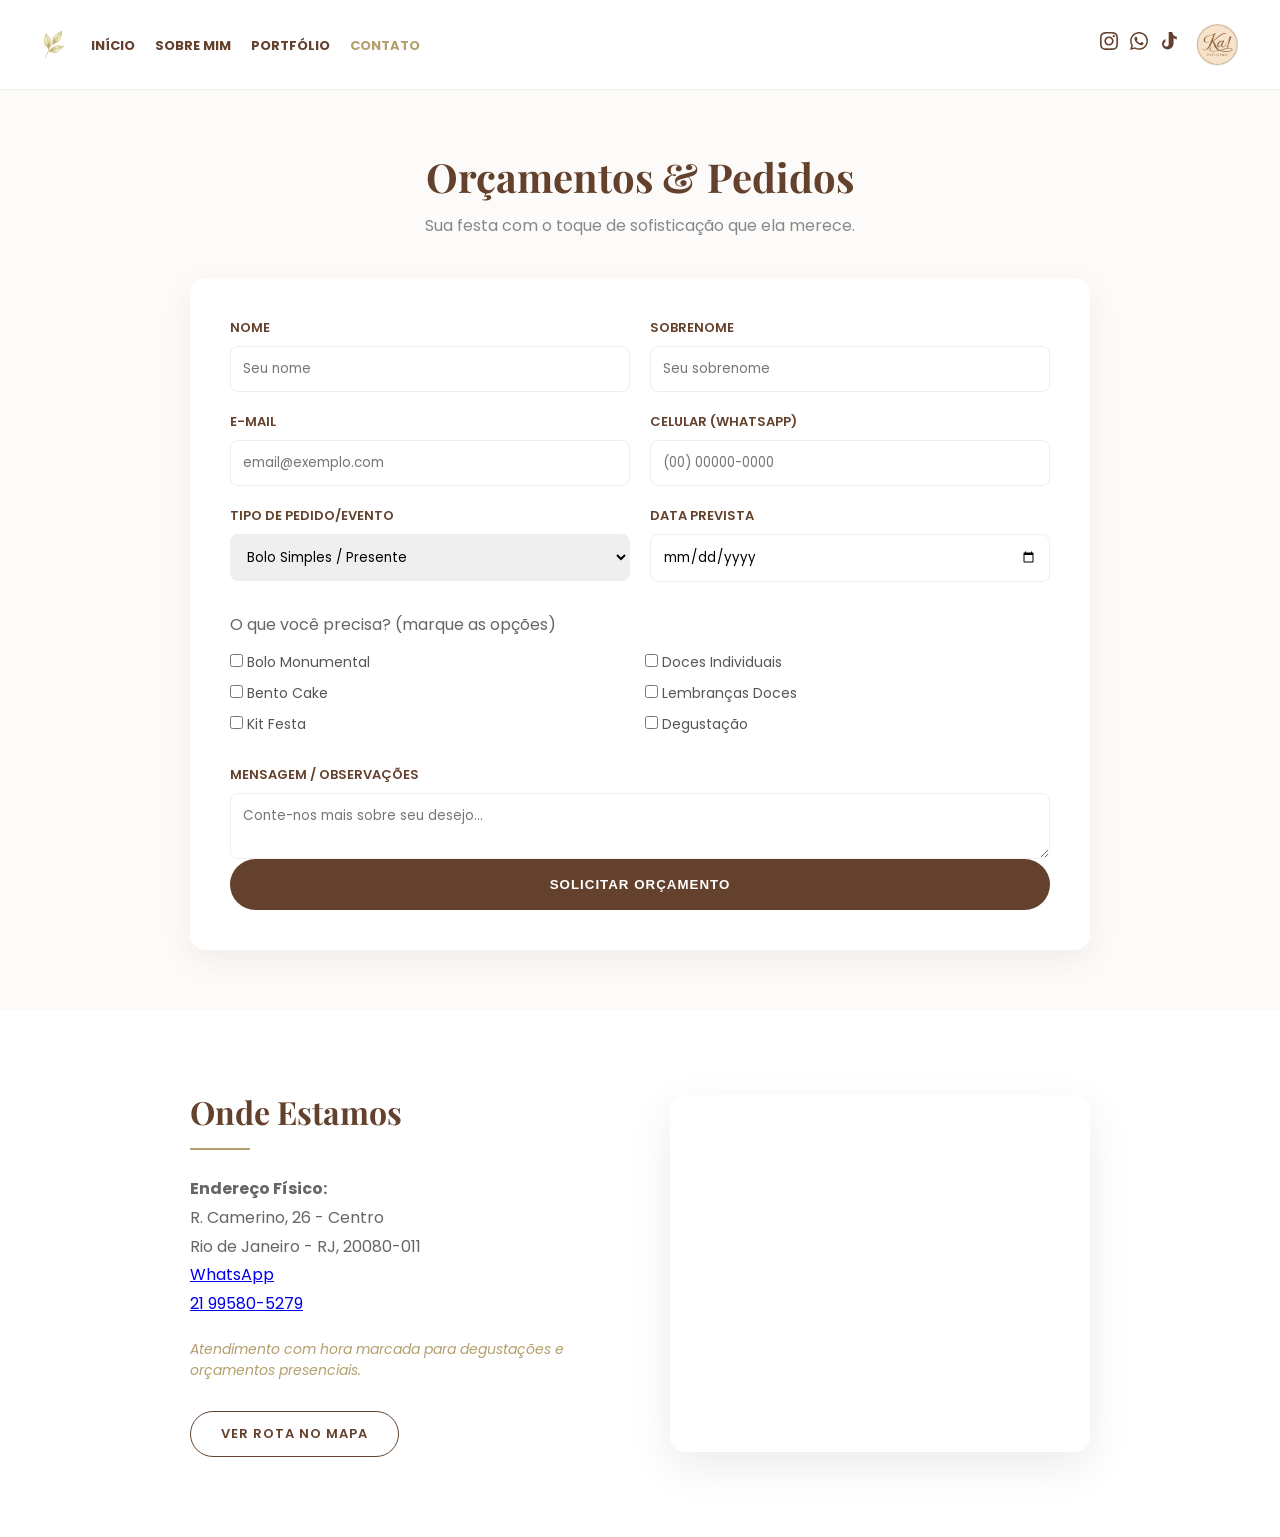
<file: contato.html>
<!DOCTYPE html>
<html lang="pt-br">
<head>
    <meta charset="UTF-8">
    <meta name="viewport" content="width=device-width, initial-scale=1.0">
    <title>Contato | Karla Tavares Pâtisserie</title>
    <link href="https://fonts.googleapis.com/css2?family=Playfair+Display:wght@700&family=Poppins:wght@300;400;600;700&display=swap" rel="stylesheet">
    <link rel="stylesheet" href="css/index.css"> 
    <link rel="stylesheet" href="css/contato.css"> 
</head>
<body>

    <header>
        <div class="header-container">
            <div class="header-left">
                <img src="imagens/Folha logo.png" alt="Folha" class="folha-img">
                <button class="menu-toggle" id="mobile-menu">
                    <span></span><span></span><span></span>
                </button>
                <nav class="nav-menu" id="nav-list">
                    <ul>
                        <li><a href="index.html">Início</a></li>
                        <li><a href="sobre.html">Sobre mim</a></li>
                        <li><a href="portfolio.html">Portfólio</a></li>
                        <li><a href="contato.html" class="active">Contato</a></li>
                    </ul>
                </nav>
            </div>
            <div class="header-right">
                <div class="social-wrapper">
                    <div class="social-links">
                        <a href="https://www.instagram.com/kpatisseriee/" target="_blank"><svg viewBox="0 0 24 24"><path d="M12 2.163c3.204 0 3.584.012 4.85.07 3.252.148 4.771 1.691 4.919 4.919.058 1.265.069 1.645.069 4.849 0 3.205-.012 3.584-.069 4.849-.149 3.225-1.664 4.771-4.919 4.919-1.266.058-1.644.07-4.85.07-3.204 0-3.584-.012-4.849-.07-3.26-.149-4.771-1.699-4.919-4.92-.058-1.265-.07-1.644-.07-4.849 0-3.204.013-3.583.07-4.849.149-3.227 1.664-4.771 4.919-4.919 1.266-.057 1.645-.069 4.849-.069zm0-2.163c-3.259 0-3.667.014-4.947.072-4.358.2-6.78 2.618-6.98 6.98-.059 1.281-.073 1.689-.073 4.948 0 3.259.014 3.668.072 4.948.2 4.358 2.618 6.78 6.98 6.98 1.281.058 1.689.072 4.948.072 3.259 0 3.668-.014 4.948-.072 4.354-.2 6.782-2.618 6.979-6.98.059-1.28.073-1.689.073-4.948 0-3.259-.014-3.667-.072-4.947-.196-4.354-2.617-6.78-6.979-6.98-1.281-.059-1.69-.073-4.949-.073zm0 5.838c-3.403 0-6.162 2.759-6.162 6.162s2.759 6.163 6.162 6.163 6.162-2.759 6.162-6.163c0-3.403-2.759-6.162-6.162-6.162zm0 10.162c-2.209 0-4-1.79-4-4 0-2.209 1.791-4 4-4s4 1.791 4 4c0 2.21-1.791 4-4 4zm6.406-11.845c-.796 0-1.441.645-1.441 1.44s.645 1.44 1.441 1.44c.795 0 1.439-.645 1.439-1.44s-.644-1.44-1.439-1.44z"/></svg></a>
                        <a href="https://api.whatsapp.com/send?phone=5521995805279" target="_blank"><svg viewBox="0 0 24 24"><path d="M.057 24l1.687-6.163c-1.041-1.804-1.588-3.849-1.587-5.946.003-6.556 5.338-11.891 11.893-11.891 3.181.001 6.167 1.24 8.413 3.488 2.245 2.248 3.481 5.236 3.48 8.414-.003 6.557-5.338 11.892-11.893 11.892-1.99-.001-3.951-.5-5.688-1.448l-6.305 1.654zm6.597-3.807c1.676.995 3.276 1.591 5.392 1.592 5.448 0 9.886-4.434 9.889-9.885.002-5.462-4.415-9.89-9.881-9.892-5.452 0-9.887 4.434-9.889 9.884-.001 2.225.651 3.891 1.746 5.634l-.999 3.648 3.742-.981zm11.387-5.464c-.074-.124-.272-.198-.57-.347-.297-.149-1.758-.868-2.031-.967-.272-.099-.47-.149-.669.149-.198.297-.768.967-.941 1.165-.173.198-.347.223-.644.074-.297-.149-1.255-.462-2.39-1.475-.883-.788-1.48-1.761-1.653-2.059-.173-.297-.018-.458.13-.606.134-.133.297-.347.446-.521.151-.172.2-.296.3-.495.099-.198.05-.372-.025-.521-.075-.148-.669-1.611-.916-2.206-.242-.579-.487-.501-.669-.51l-.57-.01c-.198 0-.52.074-.792.372s-1.04 1.016-1.04 2.479 1.065 2.876 1.213 3.074c.149.198 2.095 3.2 5.076 4.487.709.306 1.263.489 1.694.626.712.226 1.36.194 1.872.118.571-.085 1.758-.719 2.006-1.413.248-.695.248-1.29.173-1.414z"/></svg></a>
                        <a href="https://tiktok.com/@k.patisserie" target="_blank"><svg viewBox="0 0 24 24"><path d="M12.525.02c1.31-.02 2.61-.01 3.91-.02.08 1.53.63 3.09 1.75 4.17 1.12 1.11 2.7 1.62 4.24 1.79v4.03c-1.44-.11-2.85-.68-3.93-1.65-.14-.1-.28-.2-.41-.31V14.5c0 2.44-.81 4.88-2.63 6.5s-4.4 2.45-6.73 2.1c-3-.44-5.58-3.04-6-6.04-.49-3.32 1.4-6.68 4.54-7.85V13.3c-1.34.61-2.22 2.08-1.95 3.55.23 1.25 1.32 2.27 2.58 2.44 1.28.18 2.65-.35 3.33-1.44.27-.44.38-.95.38-1.46V0z"/></svg></a>
                    </div>
                    <img src="imagens/assinatura logo.png" alt="Logo" class="assinatura-img">
                </div>
            </div>
        </div>
    </header>

    <section class="contato-hero">
        <div class="container">
            <h1>Orçamentos & Pedidos</h1>
            <p>Sua festa com o toque de sofisticação que ela merece.</p>

            <form id="form-contato">
                <div class="form-row">
                    <div class="input-group">
                        <label>Nome</label>
                        <input type="text" id="nome" placeholder="Seu nome" required>
                    </div>
                    <div class="input-group">
                        <label>Sobrenome</label>
                        <input type="text" id="sobrenome" placeholder="Seu sobrenome" required>
                    </div>
                </div>

                <div class="form-row">
                    <div class="input-group">
                        <label>E-mail</label>
                        <input type="email" id="email" placeholder="email@exemplo.com" required>
                    </div>
                    <div class="input-group">
                        <label>Celular (WhatsApp)</label>
                        <input type="tel" id="celular" placeholder="(00) 00000-0000" required>
                    </div>
                </div>

                <div class="form-row">
                    <div class="input-group">
                        <label>Tipo de Pedido/Evento</label>
                        <select id="tipo-evento">
                            <option value="Bolo Simples">Bolo Simples / Presente</option>
                            <option value="Casamento">Casamento</option>
                            <option value="Aniversário">Aniversário</option>
                            <option value="Evento Corporativo">Evento Corporativo</option>
                            <option value="Outro">Outro</option>
                        </select>
                    </div>
                    <div class="input-group">
                        <label>Data Prevista</label>
                        <input type="date" id="data-evento">
                    </div>
                </div>

                <div class="checklist-section">
                    <label>O que você precisa? (marque as opções)</label>
                    <div class="checklist-grid">
                        <label class="check-item"><input type="checkbox" name="item" value="Bolo Monumental"> Bolo Monumental</label>
                        <label class="check-item"><input type="checkbox" name="item" value="Doces Individuais"> Doces Individuais</label>
                        <label class="check-item"><input type="checkbox" name="item" value="Bento Cake"> Bento Cake</label>
                        <label class="check-item"><input type="checkbox" name="item" value="Lembranças Doces"> Lembranças Doces</label>
                        <label class="check-item"><input type="checkbox" name="item" value="Kit Festa"> Kit Festa</label>
                        <label class="check-item"><input type="checkbox" name="item" value="Degustação"> Degustação</label>
                    </div>
                </div>

                <div class="input-group full-width">
                    <label>Mensagem / Observações</label>
                    <textarea id="mensagem" placeholder="Conte-nos mais sobre seu desejo..."></textarea>
                </div>

                <button type="submit" class="btn-enviar">SOLICITAR ORÇAMENTO <span id="protocolo-preview"></span></button>
            </form>
        </div>
    </section>
    
    <section class="localizacao">
        <div class="container">
            <div class="localizacao-grid">
                <div class="info-endereco">
                    <h2 class="titulo-elegante">Onde Estamos</h2>
                    <div class="detalhe-linha"></div>
                    <p class="endereco-texto">
                        <strong>Endereço Físico:</strong><br>
                        R. Camerino, 26 - Centro<br>
                        Rio de Janeiro - RJ, 20080-011<br>
                    <a href="https://wa.me/5521995805279" target="_blank">WhatsApp <br>21 99580-5279</a>
                    </p>
                    <p class="horario-texto">
                        <em>Atendimento com hora marcada para degustações e orçamentos presenciais.</em>
                    </p>
                    <a href="https://share.google/6Ygx0vnBpqVGwPUY0" target="_blank" class="btn-rota">VER ROTA NO MAPA</a>
                </div>
                <div class="mapa-container">
                    <iframe 
                        src="https://www.google.com/maps/embed?pb=!1m18!1m12!1m3!1d3675.3115456208!2d-43.1857917!3d-22.8991295!2m3!1f0!2f0!3f0!3m2!1i1024!2i768!4f13.1!3m3!1m2!1s0x997f5f0a068019%3A0xc3952f4705359218!2sR.%20Camerino%2C%2026%20-%20Centro%2C%20Rio%20de%20Janeiro%20-%20RJ%2C%2020080-011!5e0!3m2!1spt-BR!2sbr!4v1712351234567!5m2!1spt-BR!2sbr" 
                        width="100%" height="350" style="border:0; border-radius: 15px;" allowfullscreen="" loading="lazy">
                    </iframe>
                </div>
            </div>
        </div>
    </section>

    <script src="js/clickfora_menu_sanduiche.js"></script>
    <script src="js/contato.js"></script>
</body>
</html>
</file>
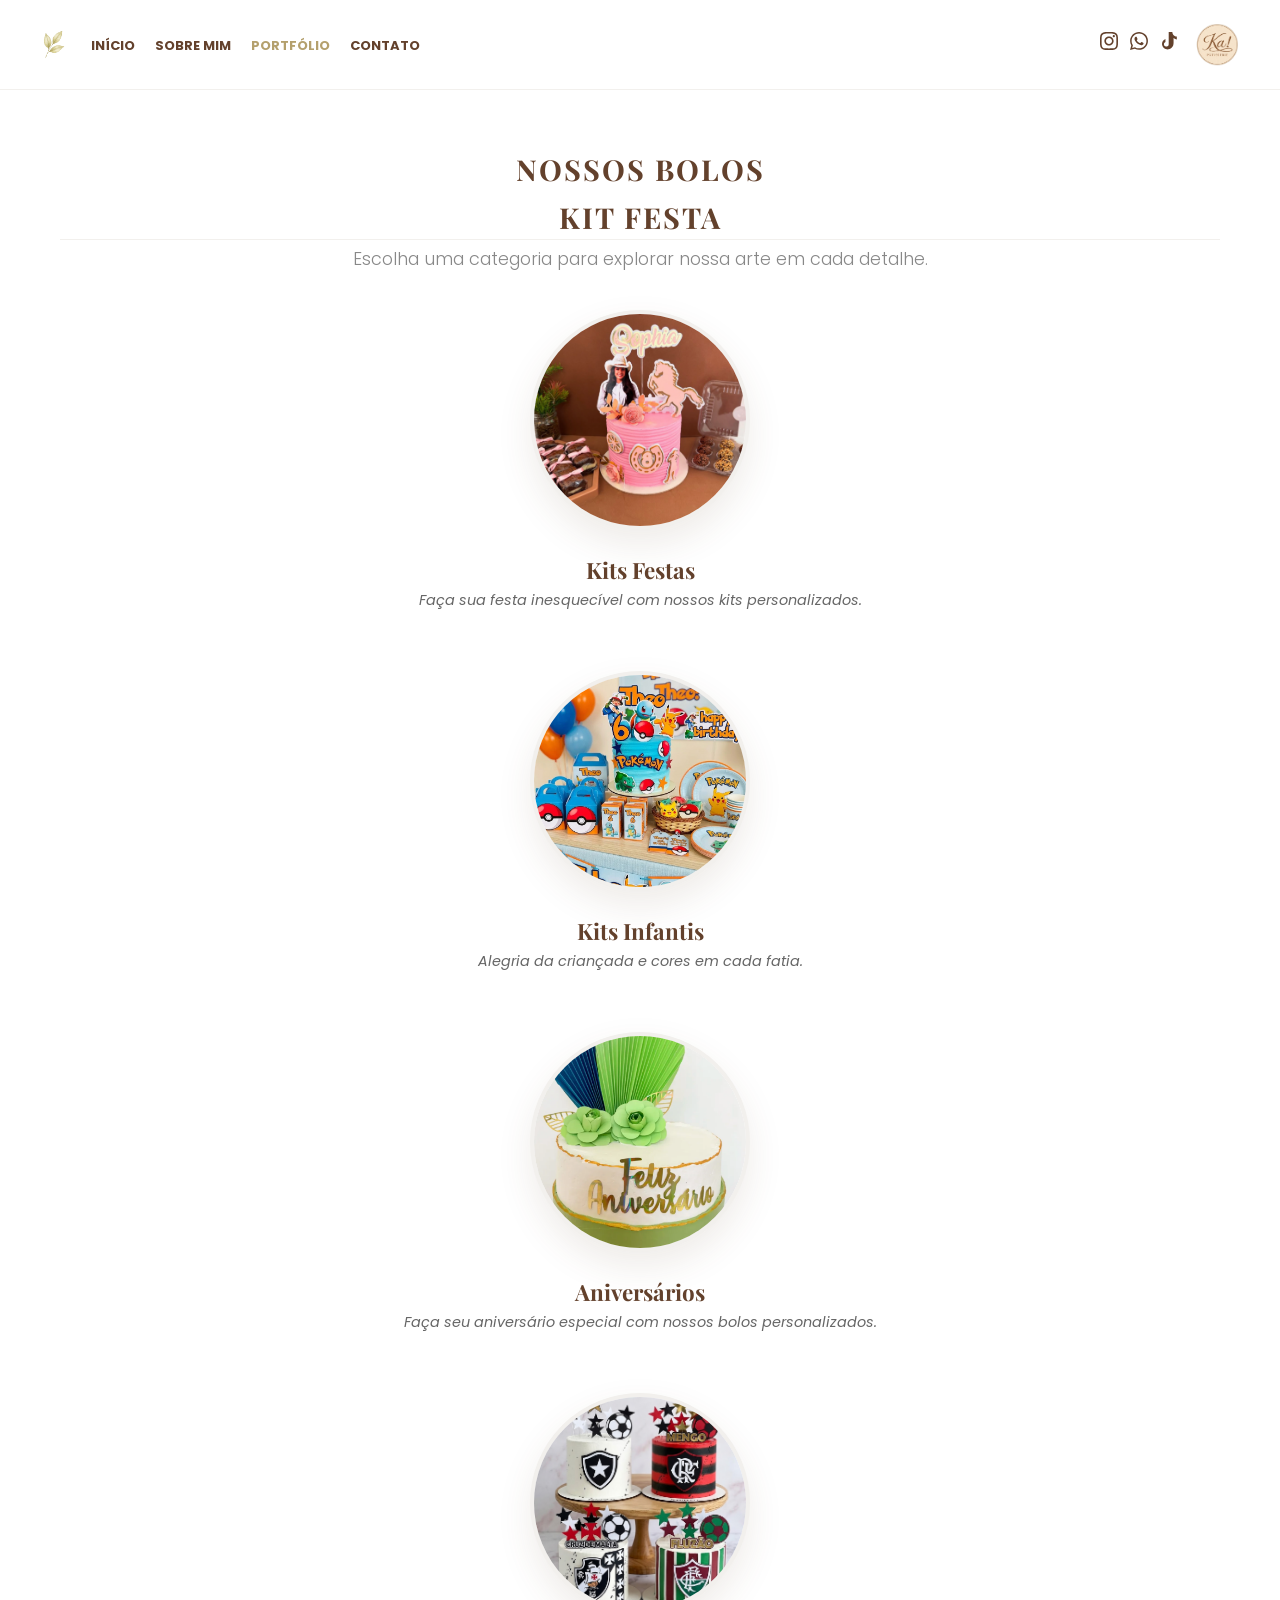
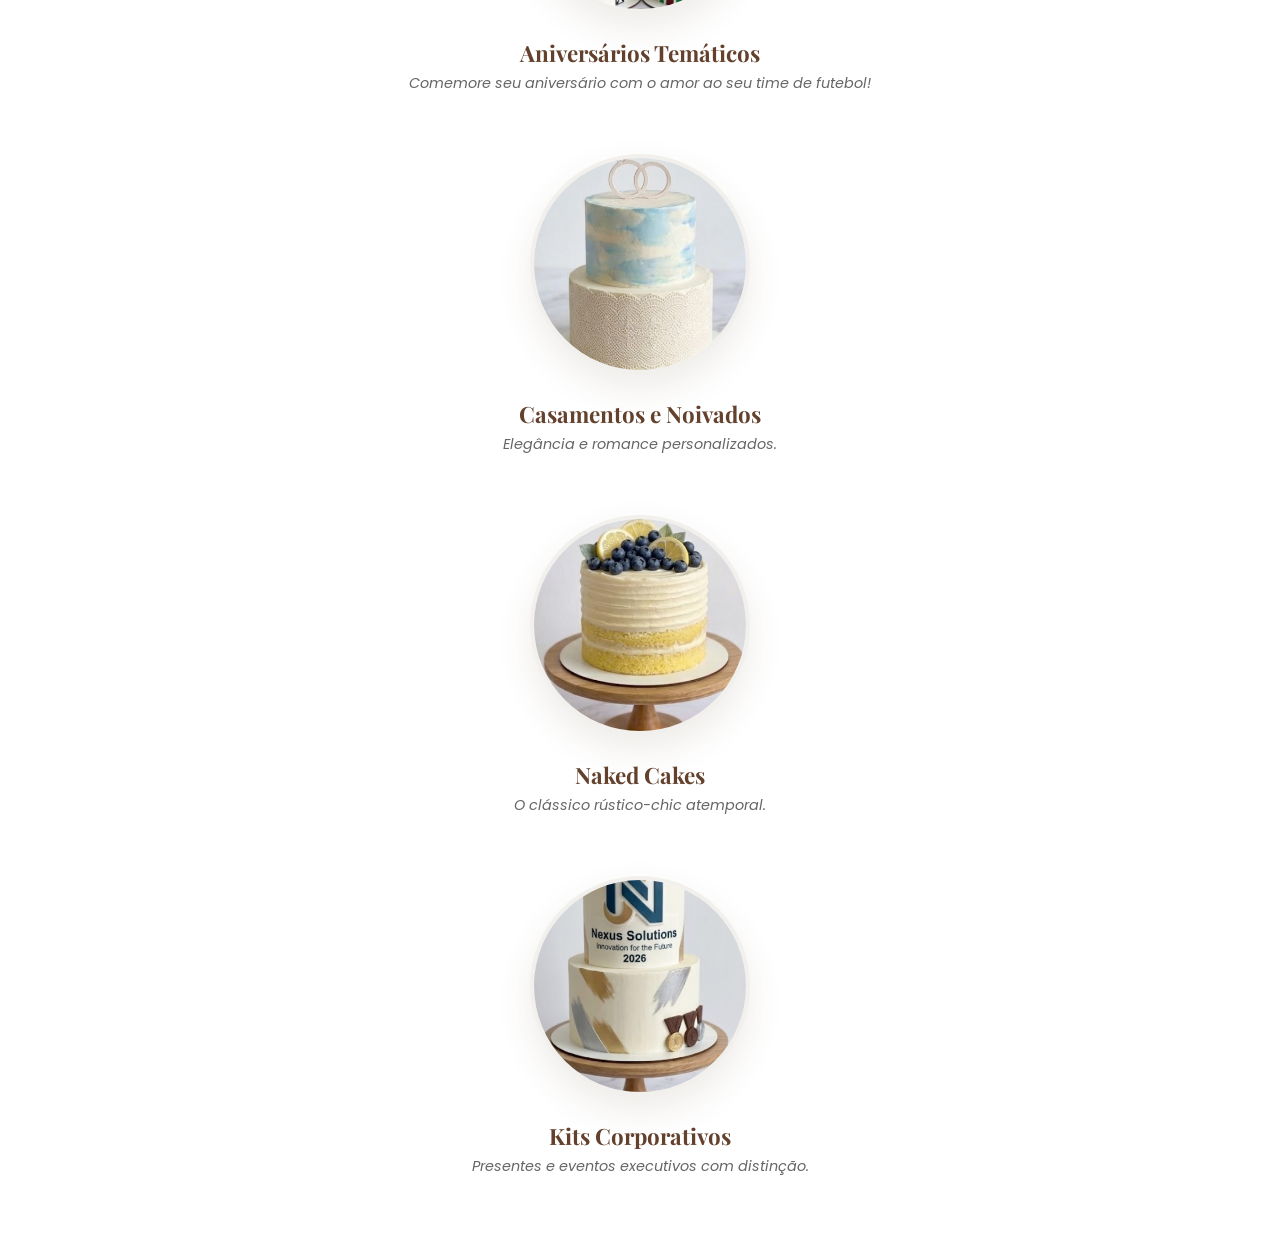
<file: portfolio.html>
<!DOCTYPE html>
<html lang="pt-br">
<head>
    <meta charset="UTF-8">
    <meta name="viewport" content="width=device-width, initial-scale=1.0">
    <title>Portfólio | Karla Tavares Pâtisserie</title>
    <link href="https://fonts.googleapis.com/css2?family=Playfair+Display:wght@700&family=Poppins:wght@300;400;600;700&display=swap" rel="stylesheet">
    <link rel="stylesheet" href="css/index.css"> 
    <link rel="stylesheet" href="css/portfolio.css">
</head>
<body>

    <header>
        <div class="header-container">
            <div class="header-left">
                <img src="imagens/Folha logo.png" alt="Folha" class="folha-img">
                <button class="menu-toggle" id="mobile-menu">
                    <span></span><span></span><span></span>
                </button>
                <nav class="nav-menu" id="nav-list">
                    <ul>
                        <li><a href="index.html">Início</a></li>
                        <li><a href="sobremim.html">Sobre mim</a></li>
                        <li><a href="portfolio.html" class="active">Portfólio</a></li>
                        <li><a href="contato.html">Contato</a></li>
                    </ul>
                </nav>
            </div>
            <div class="header-right">
                <div class="social-wrapper">
                    <div class="social-links">
                        <a href="https://www.instagram.com/kpatisseriee/" target="_blank"><svg viewBox="0 0 24 24"><path d="M12 2.163c3.204 0 3.584.012 4.85.07 3.252.148 4.771 1.691 4.919 4.919.058 1.265.069 1.645.069 4.849 0 3.205-.012 3.584-.069 4.849-.149 3.225-1.664 4.771-4.919 4.919-1.266.058-1.644.07-4.85.07-3.204 0-3.584-.012-4.849-.07-3.26-.149-4.771-1.699-4.919-4.92-.058-1.265-.07-1.644-.07-4.849 0-3.204.013-3.583.07-4.849.149-3.227 1.664-4.771 4.919-4.919 1.266-.057 1.645-.069 4.849-.069zm0-2.163c-3.259 0-3.667.014-4.947.072-4.358.2-6.78 2.618-6.98 6.98-.059 1.281-.073 1.689-.073 4.948 0 3.259.014 3.668.072 4.948.2 4.358 2.618 6.78 6.98 6.98 1.281.058 1.689.072 4.948.072 3.259 0 3.668-.014 4.948-.072 4.354-.2 6.782-2.618 6.979-6.98.059-1.28.073-1.689.073-4.948 0-3.259-.014-3.667-.072-4.947-.196-4.354-2.617-6.78-6.979-6.98-1.281-.059-1.69-.073-4.949-.073zm0 5.838c-3.403 0-6.162 2.759-6.162 6.162s2.759 6.163 6.162 6.163 6.162-2.759 6.162-6.163c0-3.403-2.759-6.162-6.162-6.162zm0 10.162c-2.209 0-4-1.79-4-4 0-2.209 1.791-4 4-4s4 1.791 4 4c0 2.21-1.791 4-4 4zm6.406-11.845c-.796 0-1.441.645-1.441 1.44s.645 1.44 1.441 1.44c.795 0 1.439-.645 1.439-1.44s-.644-1.44-1.439-1.44z"/></svg></a>
                        <a href="https://wa.me/5521995805279" target="_blank"><svg viewBox="0 0 24 24"><path d="M.057 24l1.687-6.163c-1.041-1.804-1.588-3.849-1.587-5.946.003-6.556 5.338-11.891 11.893-11.891 3.181.001 6.167 1.24 8.413 3.488 2.245 2.248 3.481 5.236 3.48 8.414-.003 6.557-5.338 11.892-11.893 11.892-1.99-.001-3.951-.5-5.688-1.448l-6.305 1.654zm6.597-3.807c1.676.995 3.276 1.591 5.392 1.592 5.448 0 9.886-4.434 9.889-9.885.002-5.462-4.415-9.89-9.881-9.892-5.452 0-9.887 4.434-9.889 9.884-.001 2.225.651 3.891 1.746 5.634l-.999 3.648 3.742-.981zm11.387-5.464c-.074-.124-.272-.198-.57-.347-.297-.149-1.758-.868-2.031-.967-.272-.099-.47-.149-.669.149-.198.297-.768.967-.941 1.165-.173.198-.347.223-.644.074-.297-.149-1.255-.462-2.39-1.475-.883-.788-1.48-1.761-1.653-2.059-.173-.297-.018-.458.13-.606.134-.133.297-.347.446-.521.151-.172.2-.296.3-.495.099-.198.05-.372-.025-.521-.075-.148-.669-1.611-.916-2.206-.242-.579-.487-.501-.669-.51l-.57-.01c-.198 0-.52.074-.792.372s-1.04 1.016-1.04 2.479 1.065 2.876 1.213 3.074c.149.198 2.095 3.2 5.076 4.487.709.306 1.263.489 1.694.626.712.226 1.36.194 1.872.118.571-.085 1.758-.719 2.006-1.413.248-.695.248-1.29.173-1.414z"/></svg></a>
                        <a href="https://tiktok.com/@k.patisserie" target="_blank"><svg viewBox="0 0 24 24"><path d="M12.525.02c1.31-.02 2.61-.01 3.91-.02.08 1.53.63 3.09 1.75 4.17 1.12 1.11 2.7 1.62 4.24 1.79v4.03c-1.44-.11-2.85-.68-3.93-1.65-.14-.1-.28-.2-.41-.31V14.5c0 2.44-.81 4.88-2.63 6.5s-4.4 2.45-6.73 2.1c-3-.44-5.58-3.04-6-6.04-.49-3.32 1.4-6.68 4.54-7.85V13.3c-1.34.61-2.22 2.08-1.95 3.55.23 1.25 1.32 2.27 2.58 2.44 1.28.18 2.65-.35 3.33-1.44.27-.44.38-.95.38-1.46V0z"/></svg></a>
                    </div>
                    <img src="imagens/assinatura logo.png" alt="Logo" class="assinatura-img">
                </div>
            </div>
        </div>
    </header>

    <main class="portfolio-container">
        <header class="portfolio-header">
            <h1>Nossos Bolos</h1>
            <h1>Kit Festa</h1>

            <p>Escolha uma categoria para explorar nossa arte em cada detalhe.</p><br><br>
        </header>

        <section class="capa-grid">
            <a href="kitfestas.html" class="capa-item">
                <div class="capa-image-wrapper">
                    <img src="imagens/kitsfesta.jpeg" alt="Kits Festas">
                </div>
                <div class="capa-info">
                    <h2>Kits Festas</h2>
                    <p>Faça sua festa inesquecível com nossos kits personalizados.</p>
                </div>
            </a>

            <a href="portfolio-infantil.html" class="capa-item">
                <div class="capa-image-wrapper">
                    <img src="imagens/kitinfantil.jpg" alt="Kits Infantis">
                </div>
                <div class="capa-info">
                    <h2>Kits Infantis</h2>
                    <p>Alegria da criançada e cores em cada fatia.</p>
                </div>
            </a>

            <a href="portfolio-aniversarios.html" class="capa-item">
                <div class="capa-image-wrapper">
                    <img src="imagens/aniversários.png" alt="Aniversários">
                </div>
                <div class="capa-info">
                    <h2>Aniversários</h2>
                    <p>Faça seu aniversário especial com nossos bolos personalizados.</p>
                </div>
            </a>

             <a href="portfolio-timesfutebol.html" class="capa-item">
     <div class="capa-image-wrapper">
         <img src="imagens/kitimesrj.jpg" alt="Aniversários temáticos de times de futebol">
     </div>
     <div class="capa-info">
         <h2>Aniversários Temáticos</h2>
         <p>Comemore seu aniversário com o amor ao seu time de futebol!</p>
     </div>
 </a>





            <a href="portfolio-casamentos.html" class="capa-item">
                <div class="capa-image-wrapper">
                    <img src="imagens/casamentosenoivados3.png" alt="Casamentos e Noivados">
                </div>
                <div class="capa-info">
                    <h2>Casamentos e Noivados</h2>
                    <p>Elegância e romance personalizados.</p>
                </div>
            </a>

            <a href="portfolio-naked.html" class="capa-item">
                <div class="capa-image-wrapper">
                    <img src="imagens/nakedcake2.png" alt="Naked Cakes">
                </div>
                <div class="capa-info">
                    <h2>Naked Cakes</h2>
                    <p>O clássico rústico-chic atemporal.</p>
                </div>
            </a>

            <a href="portfolio-corporativo.html" class="capa-item">
                <div class="capa-image-wrapper">
                    <img src="imagens/boloscorporativos1.png" alt="Kits Corporativos">
                </div>
                <div class="capa-info">
                    <h2>Kits Corporativos</h2>
                    <p>Presentes e eventos executivos com distinção.</p>
                </div>
            </a>
        </section>
    </main>



    <script src="js/clickfora_menu_sanduiche.js"></script>
    <script src="js/portfolio.js"></script>
</body>
</html>
</file>
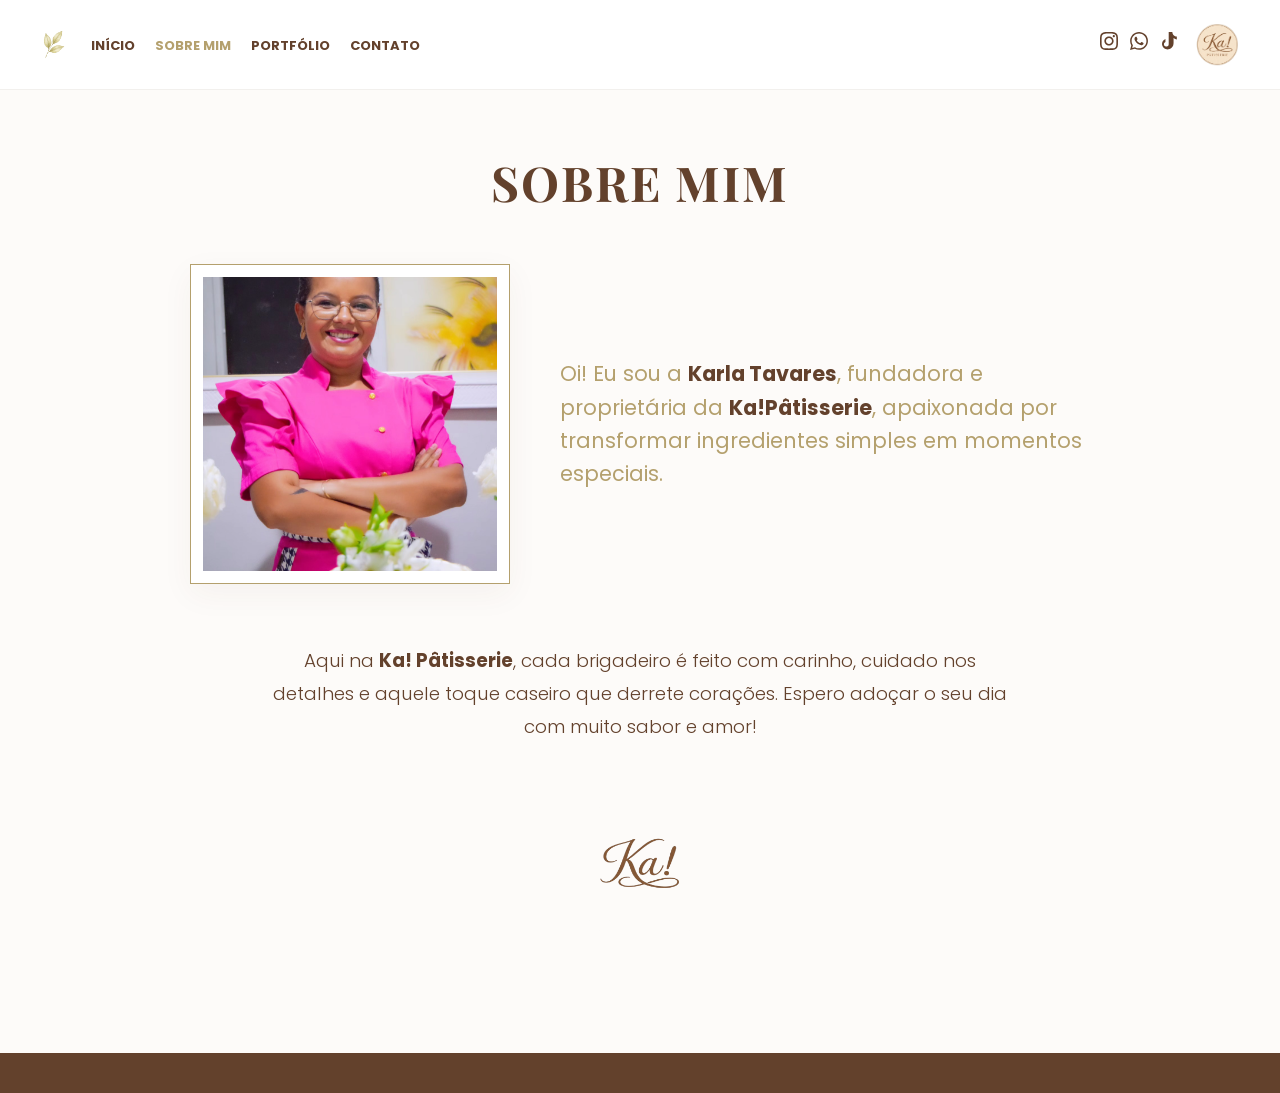
<file: Sobre mim.html>
<!DOCTYPE html>
<html lang="pt-br">
<head>
    <meta charset="UTF-8">
    <meta name="viewport" content="width=device-width, initial-scale=1.0">

    <meta property="og:image" content="imagens/assinatura logo.png">
    <meta property="og:image:width" content="1200">
    <meta property="og:image:height" content="630">
    <meta property="og:title" content="Karla Tavares - Pâtisserie">
    <meta property="og:description" content="Comemore, delicie!">
    <meta property="og:type" content="website">

    <title>Sobre Mim | Karla Tavares Pâtisserie</title>
    <link href="https://fonts.googleapis.com/css2?family=Playfair+Display:wght@700&family=Poppins:wght@300;400;600;700&display=swap" rel="stylesheet">
    <link rel="stylesheet" href="css/index.css"> <link rel="stylesheet" href="css/sobre mim.css"> </head>
<body>

    <header>
        <div class="header-container">
            <div class="header-left">
                <img src="imagens/Folha logo.png" alt="Folha" class="folha-img">
                <button class="menu-toggle" id="mobile-menu">
                    <span></span><span></span><span></span>
                </button>
                <nav class="nav-menu" id="nav-list">
                    <ul>
                        <li><a href="index.html">Início</a></li>
                        <li><a href="sobre mim.html" class="active">Sobre mim</a></li>
                        <li><a href="portfolio.html">Portfólio</a></li>
                        <li><a href="contato.html">Contato</a></li>
                    </ul>
                </nav>
            </div>
            
            <div class="header-right">
                <div class="social-wrapper">
                    <div class="social-links">
                        <a href="https://www.instagram.com/kpatisseriee/" target="_blank">
                            <svg viewBox="0 0 24 24"><path d="M12 2.163c3.204 0 3.584.012 4.85.07 3.252.148 4.771 1.691 4.919 4.919.058 1.265.069 1.645.069 4.849 0 3.205-.012 3.584-.069 4.849-.149 3.225-1.664 4.771-4.919 4.919-1.266.058-1.644.07-4.85.07-3.204 0-3.584-.012-4.849-.07-3.26-.149-4.771-1.699-4.919-4.92-.058-1.265-.07-1.644-.07-4.849 0-3.204.013-3.583.07-4.849.149-3.227 1.664-4.771 4.919-4.919 1.266-.057 1.645-.069 4.849-.069zm0-2.163c-3.259 0-3.667.014-4.947.072-4.358.2-6.78 2.618-6.98 6.98-.059 1.281-.073 1.689-.073 4.948 0 3.259.014 3.668.072 4.948.2 4.358 2.618 6.78 6.98 6.98 1.281.058 1.689.072 4.948.072 3.259 0 3.668-.014 4.948-.072 4.354-.2 6.782-2.618 6.979-6.98.059-1.28.073-1.689.073-4.948 0-3.259-.014-3.667-.072-4.947-.196-4.354-2.617-6.78-6.979-6.98-1.281-.059-1.69-.073-4.949-.073zm0 5.838c-3.403 0-6.162 2.759-6.162 6.162s2.759 6.163 6.162 6.163 6.162-2.759 6.162-6.163c0-3.403-2.759-6.162-6.162-6.162zm0 10.162c-2.209 0-4-1.79-4-4 0-2.209 1.791-4 4-4s4 1.791 4 4c0 2.21-1.791 4-4 4zm6.406-11.845c-.796 0-1.441.645-1.441 1.44s.645 1.44 1.441 1.44c.795 0 1.439-.645 1.439-1.44s-.644-1.44-1.439-1.44z"/></svg>
                        </a>
                        <a href="https://api.whatsapp.com/send?phone=5521995805279" target="_blank">
                            <svg viewBox="0 0 24 24"><path d="M.057 24l1.687-6.163c-1.041-1.804-1.588-3.849-1.587-5.946.003-6.556 5.338-11.891 11.893-11.891 3.181.001 6.167 1.24 8.413 3.488 2.245 2.248 3.481 5.236 3.48 8.414-.003 6.557-5.338 11.892-11.893 11.892-1.99-.001-3.951-.5-5.688-1.448l-6.305 1.654zm6.597-3.807c1.676.995 3.276 1.591 5.392 1.592 5.448 0 9.886-4.434 9.889-9.885.002-5.462-4.415-9.89-9.881-9.892-5.452 0-9.887 4.434-9.889 9.884-.001 2.225.651 3.891 1.746 5.634l-.999 3.648 3.742-.981zm11.387-5.464c-.074-.124-.272-.198-.57-.347-.297-.149-1.758-.868-2.031-.967-.272-.099-.47-.149-.669.149-.198.297-.768.967-.941 1.165-.173.198-.347.223-.644.074-.297-.149-1.255-.462-2.39-1.475-.883-.788-1.48-1.761-1.653-2.059-.173-.297-.018-.458.13-.606.134-.133.297-.347.446-.521.151-.172.2-.296.3-.495.099-.198.05-.372-.025-.521-.075-.148-.669-1.611-.916-2.206-.242-.579-.487-.501-.669-.51l-.57-.01c-.198 0-.52.074-.792.372s-1.04 1.016-1.04 2.479 1.065 2.876 1.213 3.074c.149.198 2.095 3.2 5.076 4.487.709.306 1.263.489 1.694.626.712.226 1.36.194 1.872.118.571-.085 1.758-.719 2.006-1.413.248-.695.248-1.29.173-1.414z"/></svg>
                        </a>
                        <a href="https://tiktok.com/@k.patisserie" target="_blank">
                            <svg viewBox="0 0 24 24"><path d="M12.525.02c1.31-.02 2.61-.01 3.91-.02.08 1.53.63 3.09 1.75 4.17 1.12 1.11 2.7 1.62 4.24 1.79v4.03c-1.44-.11-2.85-.68-3.93-1.65-.14-.1-.28-.2-.41-.31V14.5c0 2.44-.81 4.88-2.63 6.5s-4.4 2.45-6.73 2.1c-3-.44-5.58-3.04-6-6.04-.49-3.32 1.4-6.68 4.54-7.85V13.3c-1.34.61-2.22 2.08-1.95 3.55.23 1.25 1.32 2.27 2.58 2.44 1.28.18 2.65-.35 3.33-1.44.27-.44.38-.95.38-1.46V0z"/></svg>
                        </a>
                    </div>
                    <img src="imagens/assinatura logo.png" alt="Logo" class="assinatura-img">
                </div>
            </div>
        </div>
    </header>

    <main class="sobre-container">
        <section class="sobre-content">
            <h1 class="sobre-titulo">Sobre mim</h1>
            
            <div class="perfil-wrapper">
                <div class="foto-perfil">
                    <img src="imagens/karla-perfil.jpg" alt="Karla Tavares">
                </div>
                
                <div class="texto-apresentacao">
                    <p class="destaque">Oi! Eu sou a <strong>Karla Tavares</strong>, fundadora e proprietária da <strong>Ka!Pâtisserie</strong>, apaixonada por transformar ingredientes simples em momentos especiais.</p>
                </div>
            </div>

            <div class="texto-secundario">
                <p>Aqui na <strong>Ka! Pâtisserie</strong>, cada brigadeiro é feito com carinho, cuidado nos detalhes e aquele toque caseiro que derrete corações. Espero adoçar o seu dia com muito sabor e amor!</p>
            </div>

            <div class="logo-final">
                <img src="imagens/app_web_logo_K.png" alt="Ka! Pâtisserie Logo">
            </div>
        </section>
    </main>

    <footer class="sobre-footer-detalhe"></footer>

    <script src="js/clickfora_menu_sanduiche.js"></script>
</body>
</html>
</file>
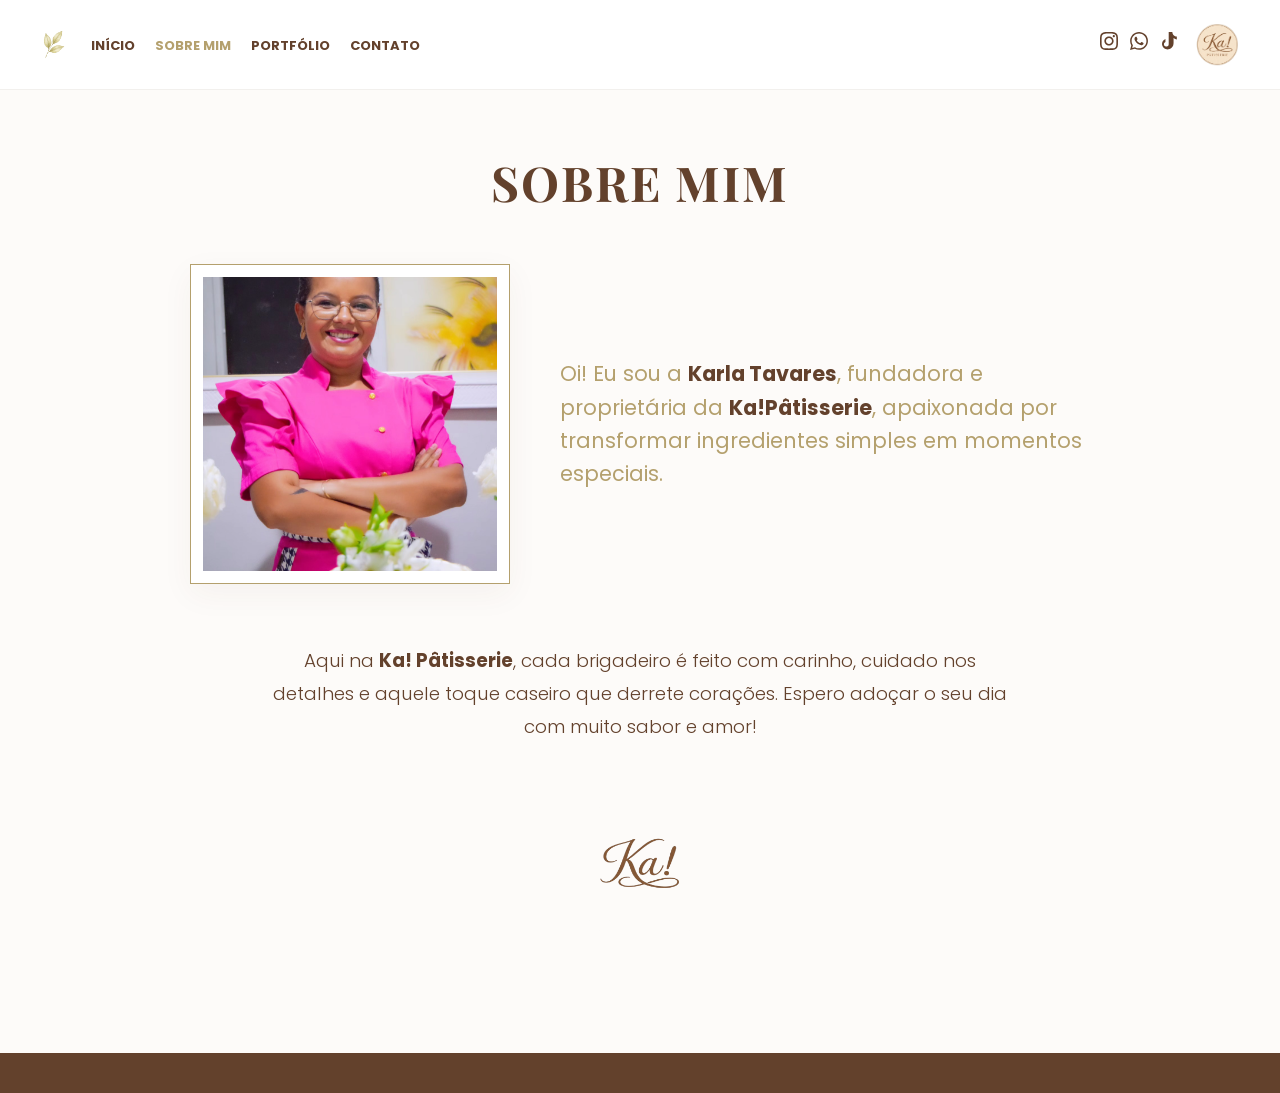
<file: sobremim.html>
<!DOCTYPE html>
<html lang="pt-br">
<head>
    <meta charset="UTF-8">
    <meta name="viewport" content="width=device-width, initial-scale=1.0">

    <meta property="og:image" content="imagens/assinatura logo.png">
    <meta property="og:image:width" content="1200">
    <meta property="og:image:height" content="630">
    <meta property="og:title" content="Karla Tavares - Pâtisserie">
    <meta property="og:description" content="Comemore, delicie!">
    <meta property="og:type" content="website">

    <title>Sobre Mim | Karla Tavares Pâtisserie</title>
    <link href="https://fonts.googleapis.com/css2?family=Playfair+Display:wght@700&family=Poppins:wght@300;400;600;700&display=swap" rel="stylesheet">
    <link rel="stylesheet" href="css/index.css"> <link rel="stylesheet" href="css/sobremim.css"> </head>
<body>

    <header>
        <div class="header-container">
            <div class="header-left">
                <img src="imagens/Folha logo.png" alt="Folha" class="folha-img">
                <button class="menu-toggle" id="mobile-menu">
                    <span></span><span></span><span></span>
                </button>
                <nav class="nav-menu" id="nav-list">
                    <ul>
                        <li><a href="index.html">Início</a></li>
                        <li><a href="sobremim.html" class="active">Sobre mim</a></li>
                        <li><a href="portfolio.html">Portfólio</a></li>
                        <li><a href="contato.html">Contato</a></li>
                    </ul>
                </nav>
            </div>
            
            <div class="header-right">
                <div class="social-wrapper">
                    <div class="social-links">
                        <a href="https://www.instagram.com/kpatisseriee/" target="_blank">
                            <svg viewBox="0 0 24 24"><path d="M12 2.163c3.204 0 3.584.012 4.85.07 3.252.148 4.771 1.691 4.919 4.919.058 1.265.069 1.645.069 4.849 0 3.205-.012 3.584-.069 4.849-.149 3.225-1.664 4.771-4.919 4.919-1.266.058-1.644.07-4.85.07-3.204 0-3.584-.012-4.849-.07-3.26-.149-4.771-1.699-4.919-4.92-.058-1.265-.07-1.644-.07-4.849 0-3.204.013-3.583.07-4.849.149-3.227 1.664-4.771 4.919-4.919 1.266-.057 1.645-.069 4.849-.069zm0-2.163c-3.259 0-3.667.014-4.947.072-4.358.2-6.78 2.618-6.98 6.98-.059 1.281-.073 1.689-.073 4.948 0 3.259.014 3.668.072 4.948.2 4.358 2.618 6.78 6.98 6.98 1.281.058 1.689.072 4.948.072 3.259 0 3.668-.014 4.948-.072 4.354-.2 6.782-2.618 6.979-6.98.059-1.28.073-1.689.073-4.948 0-3.259-.014-3.667-.072-4.947-.196-4.354-2.617-6.78-6.979-6.98-1.281-.059-1.69-.073-4.949-.073zm0 5.838c-3.403 0-6.162 2.759-6.162 6.162s2.759 6.163 6.162 6.163 6.162-2.759 6.162-6.163c0-3.403-2.759-6.162-6.162-6.162zm0 10.162c-2.209 0-4-1.79-4-4 0-2.209 1.791-4 4-4s4 1.791 4 4c0 2.21-1.791 4-4 4zm6.406-11.845c-.796 0-1.441.645-1.441 1.44s.645 1.44 1.441 1.44c.795 0 1.439-.645 1.439-1.44s-.644-1.44-1.439-1.44z"/></svg>
                        </a>
                        <a href="https://api.whatsapp.com/send?phone=5521995805279" target="_blank">
                            <svg viewBox="0 0 24 24"><path d="M.057 24l1.687-6.163c-1.041-1.804-1.588-3.849-1.587-5.946.003-6.556 5.338-11.891 11.893-11.891 3.181.001 6.167 1.24 8.413 3.488 2.245 2.248 3.481 5.236 3.48 8.414-.003 6.557-5.338 11.892-11.893 11.892-1.99-.001-3.951-.5-5.688-1.448l-6.305 1.654zm6.597-3.807c1.676.995 3.276 1.591 5.392 1.592 5.448 0 9.886-4.434 9.889-9.885.002-5.462-4.415-9.89-9.881-9.892-5.452 0-9.887 4.434-9.889 9.884-.001 2.225.651 3.891 1.746 5.634l-.999 3.648 3.742-.981zm11.387-5.464c-.074-.124-.272-.198-.57-.347-.297-.149-1.758-.868-2.031-.967-.272-.099-.47-.149-.669.149-.198.297-.768.967-.941 1.165-.173.198-.347.223-.644.074-.297-.149-1.255-.462-2.39-1.475-.883-.788-1.48-1.761-1.653-2.059-.173-.297-.018-.458.13-.606.134-.133.297-.347.446-.521.151-.172.2-.296.3-.495.099-.198.05-.372-.025-.521-.075-.148-.669-1.611-.916-2.206-.242-.579-.487-.501-.669-.51l-.57-.01c-.198 0-.52.074-.792.372s-1.04 1.016-1.04 2.479 1.065 2.876 1.213 3.074c.149.198 2.095 3.2 5.076 4.487.709.306 1.263.489 1.694.626.712.226 1.36.194 1.872.118.571-.085 1.758-.719 2.006-1.413.248-.695.248-1.29.173-1.414z"/></svg>
                        </a>
                        <a href="https://tiktok.com/@k.patisserie" target="_blank">
                            <svg viewBox="0 0 24 24"><path d="M12.525.02c1.31-.02 2.61-.01 3.91-.02.08 1.53.63 3.09 1.75 4.17 1.12 1.11 2.7 1.62 4.24 1.79v4.03c-1.44-.11-2.85-.68-3.93-1.65-.14-.1-.28-.2-.41-.31V14.5c0 2.44-.81 4.88-2.63 6.5s-4.4 2.45-6.73 2.1c-3-.44-5.58-3.04-6-6.04-.49-3.32 1.4-6.68 4.54-7.85V13.3c-1.34.61-2.22 2.08-1.95 3.55.23 1.25 1.32 2.27 2.58 2.44 1.28.18 2.65-.35 3.33-1.44.27-.44.38-.95.38-1.46V0z"/></svg>
                        </a>
                    </div>
                    <img src="imagens/assinatura logo.png" alt="Logo" class="assinatura-img">
                </div>
            </div>
        </div>
    </header>

    <main class="sobre-container">
        <section class="sobre-content">
            <h1 class="sobre-titulo">Sobre mim</h1>
            
            <div class="perfil-wrapper">
                <div class="foto-perfil">
                    <img src="imagens/karla-perfil.jpg" alt="Karla Tavares">
                </div>
                
                <div class="texto-apresentacao">
                    <p class="destaque">Oi! Eu sou a <strong>Karla Tavares</strong>, fundadora e proprietária da <strong>Ka!Pâtisserie</strong>, apaixonada por transformar ingredientes simples em momentos especiais.</p>
                </div>
            </div>

            <div class="texto-secundario">
                <p>Aqui na <strong>Ka! Pâtisserie</strong>, cada brigadeiro é feito com carinho, cuidado nos detalhes e aquele toque caseiro que derrete corações. Espero adoçar o seu dia com muito sabor e amor!</p>
            </div>

            <div class="logo-final">
                <img src="imagens/app_web_logo_K.png" alt="Ka! Pâtisserie Logo">
            </div>
        </section>
    </main>

    <footer class="sobre-footer-detalhe"></footer>

    <script src="js/clickfora_menu_sanduiche.js"></script>
</body>
</html>
</file>
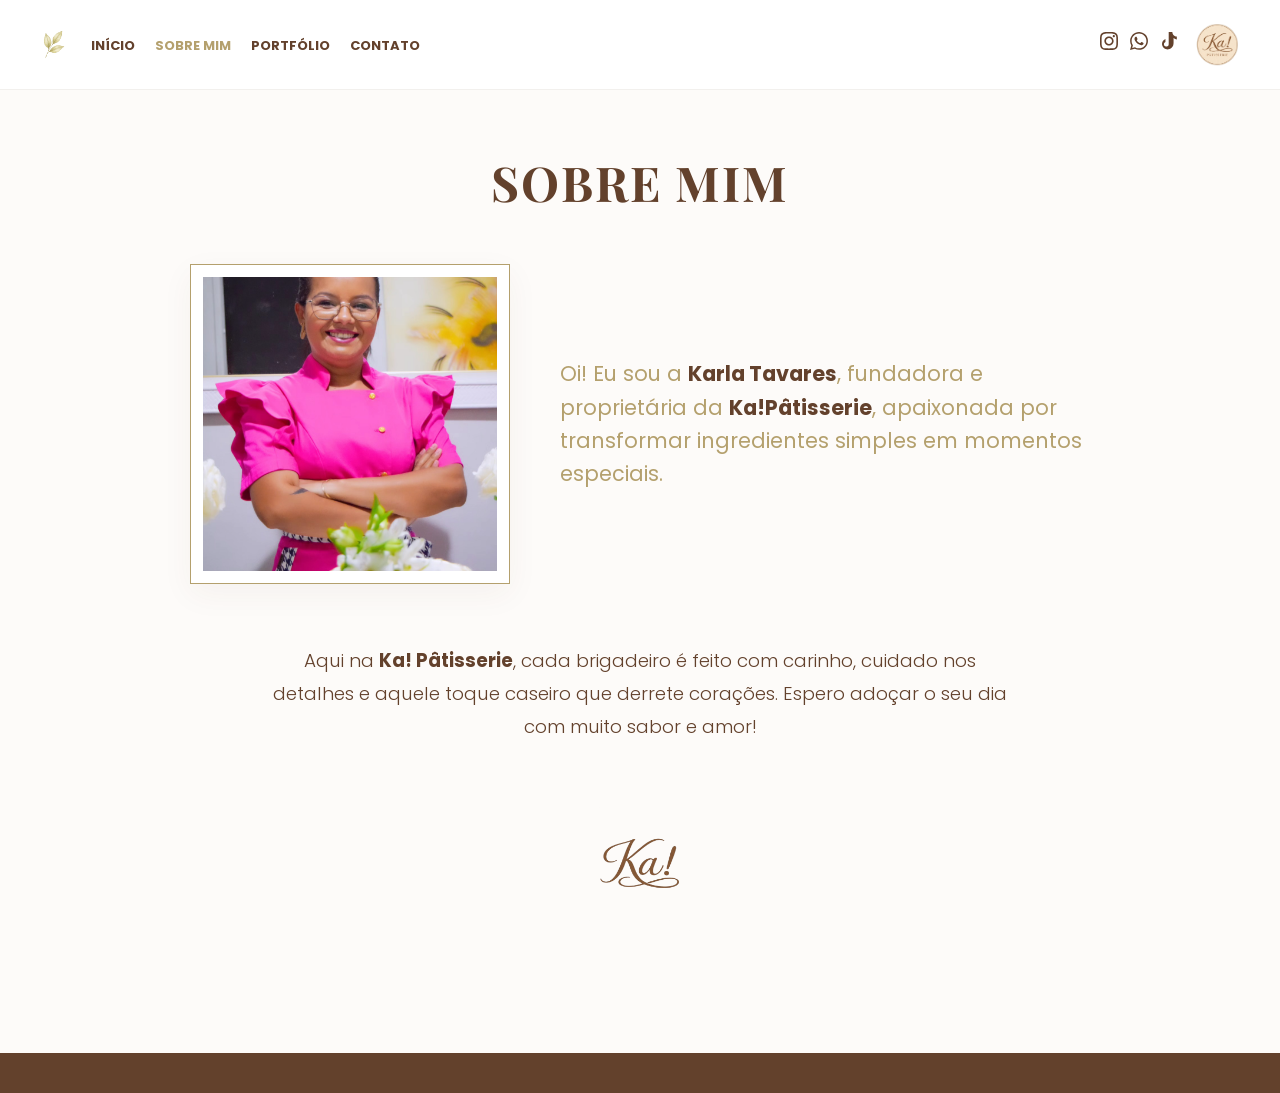
<file: Sobremim.html>
<!DOCTYPE html>
<html lang="pt-br">
<head>
    <meta charset="UTF-8">
    <meta name="viewport" content="width=device-width, initial-scale=1.0">

    <meta property="og:image" content="imagens/assinatura logo.png">
    <meta property="og:image:width" content="1200">
    <meta property="og:image:height" content="630">
    <meta property="og:title" content="Karla Tavares - Pâtisserie">
    <meta property="og:description" content="Comemore, delicie!">
    <meta property="og:type" content="website">

    <title>Sobre Mim | Karla Tavares Pâtisserie</title>
    <link href="https://fonts.googleapis.com/css2?family=Playfair+Display:wght@700&family=Poppins:wght@300;400;600;700&display=swap" rel="stylesheet">
    <link rel="stylesheet" href="css/index.css"> <link rel="stylesheet" href="css/sobre mim.css"> </head>
<body>

    <header>
        <div class="header-container">
            <div class="header-left">
                <img src="imagens/Folha logo.png" alt="Folha" class="folha-img">
                <button class="menu-toggle" id="mobile-menu">
                    <span></span><span></span><span></span>
                </button>
                <nav class="nav-menu" id="nav-list">
                    <ul>
                        <li><a href="index.html">Início</a></li>
                        <li><a href="sobre mim.html" class="active">Sobre mim</a></li>
                        <li><a href="portfolio.html">Portfólio</a></li>
                        <li><a href="contato.html">Contato</a></li>
                    </ul>
                </nav>
            </div>
            
            <div class="header-right">
                <div class="social-wrapper">
                    <div class="social-links">
                        <a href="https://www.instagram.com/kpatisseriee/" target="_blank">
                            <svg viewBox="0 0 24 24"><path d="M12 2.163c3.204 0 3.584.012 4.85.07 3.252.148 4.771 1.691 4.919 4.919.058 1.265.069 1.645.069 4.849 0 3.205-.012 3.584-.069 4.849-.149 3.225-1.664 4.771-4.919 4.919-1.266.058-1.644.07-4.85.07-3.204 0-3.584-.012-4.849-.07-3.26-.149-4.771-1.699-4.919-4.92-.058-1.265-.07-1.644-.07-4.849 0-3.204.013-3.583.07-4.849.149-3.227 1.664-4.771 4.919-4.919 1.266-.057 1.645-.069 4.849-.069zm0-2.163c-3.259 0-3.667.014-4.947.072-4.358.2-6.78 2.618-6.98 6.98-.059 1.281-.073 1.689-.073 4.948 0 3.259.014 3.668.072 4.948.2 4.358 2.618 6.78 6.98 6.98 1.281.058 1.689.072 4.948.072 3.259 0 3.668-.014 4.948-.072 4.354-.2 6.782-2.618 6.979-6.98.059-1.28.073-1.689.073-4.948 0-3.259-.014-3.667-.072-4.947-.196-4.354-2.617-6.78-6.979-6.98-1.281-.059-1.69-.073-4.949-.073zm0 5.838c-3.403 0-6.162 2.759-6.162 6.162s2.759 6.163 6.162 6.163 6.162-2.759 6.162-6.163c0-3.403-2.759-6.162-6.162-6.162zm0 10.162c-2.209 0-4-1.79-4-4 0-2.209 1.791-4 4-4s4 1.791 4 4c0 2.21-1.791 4-4 4zm6.406-11.845c-.796 0-1.441.645-1.441 1.44s.645 1.44 1.441 1.44c.795 0 1.439-.645 1.439-1.44s-.644-1.44-1.439-1.44z"/></svg>
                        </a>
                        <a href="https://api.whatsapp.com/send?phone=5521995805279" target="_blank">
                            <svg viewBox="0 0 24 24"><path d="M.057 24l1.687-6.163c-1.041-1.804-1.588-3.849-1.587-5.946.003-6.556 5.338-11.891 11.893-11.891 3.181.001 6.167 1.24 8.413 3.488 2.245 2.248 3.481 5.236 3.48 8.414-.003 6.557-5.338 11.892-11.893 11.892-1.99-.001-3.951-.5-5.688-1.448l-6.305 1.654zm6.597-3.807c1.676.995 3.276 1.591 5.392 1.592 5.448 0 9.886-4.434 9.889-9.885.002-5.462-4.415-9.89-9.881-9.892-5.452 0-9.887 4.434-9.889 9.884-.001 2.225.651 3.891 1.746 5.634l-.999 3.648 3.742-.981zm11.387-5.464c-.074-.124-.272-.198-.57-.347-.297-.149-1.758-.868-2.031-.967-.272-.099-.47-.149-.669.149-.198.297-.768.967-.941 1.165-.173.198-.347.223-.644.074-.297-.149-1.255-.462-2.39-1.475-.883-.788-1.48-1.761-1.653-2.059-.173-.297-.018-.458.13-.606.134-.133.297-.347.446-.521.151-.172.2-.296.3-.495.099-.198.05-.372-.025-.521-.075-.148-.669-1.611-.916-2.206-.242-.579-.487-.501-.669-.51l-.57-.01c-.198 0-.52.074-.792.372s-1.04 1.016-1.04 2.479 1.065 2.876 1.213 3.074c.149.198 2.095 3.2 5.076 4.487.709.306 1.263.489 1.694.626.712.226 1.36.194 1.872.118.571-.085 1.758-.719 2.006-1.413.248-.695.248-1.29.173-1.414z"/></svg>
                        </a>
                        <a href="https://tiktok.com/@k.patisserie" target="_blank">
                            <svg viewBox="0 0 24 24"><path d="M12.525.02c1.31-.02 2.61-.01 3.91-.02.08 1.53.63 3.09 1.75 4.17 1.12 1.11 2.7 1.62 4.24 1.79v4.03c-1.44-.11-2.85-.68-3.93-1.65-.14-.1-.28-.2-.41-.31V14.5c0 2.44-.81 4.88-2.63 6.5s-4.4 2.45-6.73 2.1c-3-.44-5.58-3.04-6-6.04-.49-3.32 1.4-6.68 4.54-7.85V13.3c-1.34.61-2.22 2.08-1.95 3.55.23 1.25 1.32 2.27 2.58 2.44 1.28.18 2.65-.35 3.33-1.44.27-.44.38-.95.38-1.46V0z"/></svg>
                        </a>
                    </div>
                    <img src="imagens/assinatura logo.png" alt="Logo" class="assinatura-img">
                </div>
            </div>
        </div>
    </header>

    <main class="sobre-container">
        <section class="sobre-content">
            <h1 class="sobre-titulo">Sobre mim</h1>
            
            <div class="perfil-wrapper">
                <div class="foto-perfil">
                    <img src="imagens/karla-perfil.jpg" alt="Karla Tavares">
                </div>
                
                <div class="texto-apresentacao">
                    <p class="destaque">Oi! Eu sou a <strong>Karla Tavares</strong>, fundadora e proprietária da <strong>Ka!Pâtisserie</strong>, apaixonada por transformar ingredientes simples em momentos especiais.</p>
                </div>
            </div>

            <div class="texto-secundario">
                <p>Aqui na <strong>Ka! Pâtisserie</strong>, cada brigadeiro é feito com carinho, cuidado nos detalhes e aquele toque caseiro que derrete corações. Espero adoçar o seu dia com muito sabor e amor!</p>
            </div>

            <div class="logo-final">
                <img src="imagens/app_web_logo_K.png" alt="Ka! Pâtisserie Logo">
            </div>
        </section>
    </main>

    <footer class="sobre-footer-detalhe"></footer>

    <script src="js/clickfora_menu_sanduiche.js"></script>
</body>
</html>
</file>
<file: css/index.css>
/* =========================================
   1. CONFIGURAÇÕES BASE
   ========================================= */
:root {
    --marrom-logo: #63412c;
    --dourado-folha: #b4a06d;
    --branco: #ffffff;
    --madeira-mel: #d4a373;
}

* { margin: 0; padding: 0; box-sizing: border-box; }

html, body { 
    width: 100%;
    max-width: 100vw;
    overflow-x: hidden; 
    background-color: var(--branco); 
    font-family: 'Poppins', sans-serif; 
    color: #666;
}

/* =========================================
   2. HEADER
   ========================================= */
header {
    background: var(--branco);
    width: 100%; height: 90px;
    border-bottom: 1px solid #f2f0ed;
    display: flex; align-items: center;
    position: sticky; top: 0; z-index: 1000;
}

.header-container {
    width: 94%; margin: 0 auto;
    display: flex; justify-content: space-between; align-items: center;
}

.header-left { display: flex; align-items: center; gap: 20px; }
.folha-img { height: 35px !important; width: auto; }

.nav-menu ul { display: flex; list-style: none; gap: 20px; }
.nav-menu ul li a {
    text-decoration: none; font-size: 13px; text-transform: uppercase;
    color: var(--marrom-logo); font-weight: 700;
}
.nav-menu ul li a.active { color: var(--dourado-folha); }

.social-wrapper { display: flex; align-items: center; gap: 15px; }
.social-links { display: flex; gap: 12px; }
.social-links svg { fill: var(--marrom-logo); width: 18px; height: 18px; }
.assinatura-img { height: 50px !important; width: auto; }

/* =========================================
   3. HERO SECTION (CORREÇÃO DE SOBREPOSIÇÃO)
   ========================================= */
.hero {
    min-height: calc(100vh - 90px);
    display: flex; flex-direction: column;
    align-items: center; justify-content: center;
    position: relative; perspective: 1500px;
    overflow: hidden;
}

.hero-content {
    position: relative; z-index: 50; text-align: center;
    width: 90%; max-width: 600px;
    margin-top: -130px; /* Ajuste Desktop */
}

.hero-content h1 { font-family: 'Playfair Display', serif; font-size: 3.2rem; line-height: 1.1; margin-bottom: 15px; color: var(--marrom-logo); }
.titulo-dourado { color: var(--dourado-folha); }
.titulo-marrom { color: var(--marrom-logo); font-weight: 700; }
.nome-marca { display: inline-block; text-align: center; }
.sub-patisserie { font-size: 3rem; }

.cta-group { display: flex; gap: 15px; justify-content: center; margin-top: 25px; }
.btn-cta {
    padding: 14px 30px; text-decoration: none; border-radius: 50px;
    font-weight: 600; text-transform: uppercase; font-size: 11px; color: white;
    box-shadow: 0 4px 15px rgba(0,0,0,0.1);
}
.cta-gold { background: var(--dourado-folha); }
.cta-brown { background: var(--marrom-logo); }

/* BOTÃO COMPRE ONLINE */
.btn-container-gold {
    display: inline-flex;
    flex-direction: column;
    align-items: center;
    background-color: #bca374; 
    padding: 15px 35px;
    border-radius: 60px;
    box-shadow: 0px 4px 15px rgba(0,0,0,0.15);
}

.text-link {
    color: white !important;
    text-decoration: none !important;
    font-weight: bold;
    font-size: 18px;
    margin-bottom: 12px;
}

.cta-icons-inside { display: flex; gap: 18px; }
.pulse-icon {
    width: 35px; 
    height: 35px;
    animation: pulsar 2s ease-in-out infinite;
}


@keyframes pulsar {
    0%, 100% { transform: scale(1); }
    50% { transform: scale(1.15); }
}


/* Ajuste específico para o ícone do iFood e do Ka! 
   Como eles não têm respiro na arte, 30px neles parece maior que 30px no Whats.
   Isso equaliza a percepção visual: */
.cta-icons-inside a:nth-child(1) .pulse-icon,
.cta-icons-inside a:nth-child(2) .pulse-icon {
    width: 50px !important; 
    height: 50px !important;
}

/* =========================================
   4. PRODUTOS E MESA
   ========================================= */
.product { 
    position: absolute; z-index: 60; 
    filter: drop-shadow(0 15px 25px rgba(0,0,0,0.15)); 
    height: 480px; bottom: 45px; 
}
.left-cake { left: 4%; }
.right-jars { right: 4%; }

.wood-table {
    position: absolute; 
    bottom: -150px; 
    width: 200%; height: 500px;
    left: -50%;
    background: linear-gradient(to bottom, rgba(255,255,255,0.4) 0%, rgba(0,0,0,0.1) 100%),
                repeating-conic-gradient(from 180deg at 50% -100px, transparent 0%, transparent 1%, rgba(74, 55, 40, 0.1) 1.1%, transparent 1.2%),
                var(--madeira-mel);
    transform: rotateX(75deg); z-index: 10; border-top: 10px solid #a67c52;
}

/* =========================================
   5. CARROSSEL DE PRODUTOS
   ========================================= */
.product-carousel {
    width: 100%;
    overflow: hidden;
    position: relative;
    z-index: 5; 
    padding: 20px 0;
    margin-top: -40px; 
}

.carousel-track {
    display: flex;
    width: fit-content;
    animation: scroll 30s linear infinite;
}

.carousel-item {
    display: flex;
    flex-direction: column;
    align-items: center;
    flex-shrink: 0;
    width: 12.5vw; 
    padding: 0 10px;
    text-decoration: none; /* Corrigido: remove underline do link */
}

.circle-img {
    width: 100px;
    height: 100px;
    border-radius: 50%;
    overflow: hidden;
    border: 3px solid var(--dourado-folha);
    box-shadow: 0 4px 10px rgba(0,0,0,0.1);
    background: white;
}

.circle-img img { width: 100%; height: 100%; object-fit: cover; }

.carousel-item span {
    font-size: 10px;
    font-weight: 600;
    color: var(--marrom-logo);
    text-transform: uppercase;
    text-align: center;
    margin-top: 8px;
}

@keyframes scroll {
    0% { transform: translateX(0); }
    100% { transform: translateX(-50%); }
}

.product-carousel:hover .carousel-track { animation-play-state: paused; }

/* =========================================
   6. RESPONSIVIDADE (TRAVAS E CORREÇÕES)
   ========================================= */
.menu-toggle { 
    display: none; flex-direction: column; gap: 4px; 
    background: none; border: none; cursor: pointer;
}
.menu-toggle span { width: 22px; height: 3px; background: var(--marrom-logo); }

/* TABLETS E IPADS - 6 ITENS */
@media (min-width: 768px) and (max-width: 1024px) {
    .hero { 
        padding-top: 50px; /* Garante visibilidade do título */
        padding-bottom: 400px; 
    }
    .hero-content { margin-top: 0; } /* Remove margin negativa em tablets */
    
    .product { height: 350px !important; bottom: 100px !important; }
    .wood-table { bottom: -80px !important; }

    .carousel-item { width: 16.66vw; }
    .circle-img { width: 80px; height: 80px; }
}

/* CELULARES - 3 ITENS E CENTRALIZAÇÃO */
@media (max-width: 767px) {
    .menu-toggle { display: flex; }
    
    .nav-menu {
        display: none; position: absolute; top: 90px; left: 0; 
        width: 100%; background: white; padding: 30px; 
        z-index: 2000; text-align: center;
        border-bottom: 1px solid #f2f0ed;
    }
    
    .nav-menu.active { display: block; }
    .nav-menu ul { flex-direction: column; align-items: center; justify-content: center; gap: 20px; padding: 0; }

    .hero { 
        height: auto; 
        min-height: 100vh; 
        padding-top: 40px; /* Garante visibilidade do título no celular */
        padding-bottom: 300px; 
    }
    .hero-content { margin-top: 0; }
    .hero-content h1 { font-size: 2rem; }
    .sub-patisserie { font-size: 1.8rem; }
    .cta-group { flex-direction: column; align-items: center; }

    .product { height: 200px; bottom: 100px; }
    .wood-table { height: 380px; bottom: -100px; }

    .product-carousel { margin-top: 0; }
    .carousel-item { width: 33.33vw; }
    .circle-img { width: 70px; height: 70px; }
}
</file>
<file: css/contato.css>
/* CONFIGURAÇÕES GERAIS */
.contato-hero {
    padding: 60px 20px;
    background: #fdfbf9;
    min-height: calc(100vh - 90px);
}

.container {
    max-width: 900px; /* Aumentei um pouco para caber melhor o grid da localização */
    margin: 0 auto;
}

.contato-hero h1 {
    font-family: 'Playfair Display', serif;
    color: var(--marrom-logo);
    font-size: 2.5rem;
    text-align: center;
    margin-bottom: 10px;
}

.contato-hero p {
    text-align: center;
    color: #888;
    margin-bottom: 40px;
}

#form-contato {
    background: white;
    padding: 40px;
    border-radius: 15px;
    box-shadow: 0 10px 30px rgba(99, 65, 44, 0.08);
}

.form-row {
    display: flex;
    gap: 20px;
    margin-bottom: 20px;
}

.input-group {
    flex: 1;
    display: flex;
    flex-direction: column;
}

.input-group label {
    font-size: 13px;
    font-weight: 600;
    color: var(--marrom-logo);
    margin-bottom: 8px;
    text-transform: uppercase;
}

.input-group input, .input-group select, .input-group textarea {
    padding: 12px;
    border: 1px solid #eee;
    border-radius: 8px;
    font-family: 'Poppins', sans-serif;
    outline-color: var(--dourado-folha);
}

.checklist-section {
    margin: 30px 0;
}

.checklist-grid {
    display: grid;
    grid-template-columns: 1fr 1fr;
    gap: 10px;
    margin-top: 15px;
}

.check-item {
    font-size: 14px;
    color: #555;
    cursor: pointer;
}

.btn-enviar {
    width: 100%;
    padding: 18px;
    background: var(--marrom-logo);
    color: white;
    border: none;
    border-radius: 50px;
    font-weight: 700;
    cursor: pointer;
    transition: 0.3s;
    letter-spacing: 1px;
}

.btn-enviar:hover {
    background: var(--dourado-folha);
    transform: translateY(-3px);
}

/* --- NOVA SEÇÃO: LOCALIZAÇÃO --- */
.localizacao {
    padding: 80px 20px;
    background: #fff;
}

.localizacao-grid {
    display: flex;
    align-items: center;
    gap: 60px;
}

.info-endereco {
    flex: 1;
}

.titulo-elegante {
    font-family: 'Playfair Display', serif;
    color: var(--marrom-logo);
    font-size: 2rem;
    margin-bottom: 15px;
}

.detalhe-linha {
    width: 60px;
    height: 2px;
    background: var(--dourado-folha);
    margin-bottom: 25px;
}

.endereco-texto {
    font-size: 16px;
    line-height: 1.8;
    color: #666;
    margin-bottom: 20px;
}

.horario-texto {
    font-size: 14px;
    color: var(--dourado-folha);
    margin-bottom: 30px;
}

.btn-rota {
    display: inline-block;
    padding: 12px 30px;
    border: 1px solid var(--marrom-logo);
    color: var(--marrom-logo);
    text-decoration: none;
    font-weight: 600;
    font-size: 13px;
    letter-spacing: 1px;
    border-radius: 50px;
    transition: 0.3s;
}

.btn-rota:hover {
    background: var(--marrom-logo);
    color: white;
}

.mapa-container {
    flex: 1;
    box-shadow: 0 15px 45px rgba(0,0,0,0.08);
    border-radius: 15px;
    overflow: hidden;
}

/* RESPONSIVIDADE */
@media (max-width: 850px) {
    .localizacao-grid {
        flex-direction: column;
        text-align: center;
        gap: 40px;
    }
    
    .detalhe-linha {
        margin: 0 auto 25px;
    }
}

@media (max-width: 600px) {
    .form-row { flex-direction: column; }
    .checklist-grid { grid-template-columns: 1fr; }
}
</file>
<file: css/portfolio.css>
/* =========================================
   1. LAYOUT DA GALERIA (PORTAL DE ENTRADA)
   ========================================= */
.portfolio-container {
    max-width: 1200px;
    margin: 0 auto;
    padding: 60px 20px;
    text-align: center;
    position: relative;
    z-index: 1; /* Mantém o conteúdo abaixo do cabeçalho fixo */
}

.portfolio-header {
    margin-bottom: 50px;
    display: flex;         /* Transforma em flexbox para alinhar os filhos */
    flex-direction: column; /* Coloca um embaixo do outro */
    align-items: center;    /* Centraliza horizontalmente no eixo cruzado */
    text-align: center;     /* Garante que o texto dentro deles também centralize */

}

.portfolio-header h1 {
    font-family: 'Playfair Display', serif;
    color: var(--marrom-logo);
    font-size: 2.5rem;
    margin-bottom: 10px;
    text-transform: uppercase;
    letter-spacing: 2px;
    width: 100%;            /* Ocupa a largura total para centralizar o texto */
}

.portfolio-header p {
    color: #888;
    font-weight: 300;
    font-size: 1.1rem;
    max-width: 600px;       /* Opcional: limita a largura do subtítulo para melhor leitura */
    margin: 0 auto;         /* Centraliza o bloco do subtítulo caso tenha max-width */

}

/* =========================================
   2. GRID DE CAPAS (ESTILO EDITORIAL)
   ========================================= */
.capa-grid {
    display: grid;
    grid-template-columns: repeat(auto-fit, minmax(250px, 1fr));
    gap: 40px;
    padding-top: 20px;
}

.capa-item {
    text-decoration: none;
    display: flex;
    flex-direction: column;
    align-items: center;
    transition: transform 0.4s ease;
}

/* Estilo Circular das Imagens (Inspirado na sua montagem) */
.capa-image-wrapper {
    width: 250px;
    height: 250px;
    border-radius: 50%; 
    overflow: hidden;
    border: 4px solid #f2f0ed;
    transition: all 0.5s cubic-bezier(0.165, 0.84, 0.44, 1);
    box-shadow: 0 15px 35px rgba(99, 65, 44, 0.1);
    position: relative;
    background-color: #fff;
}

.capa-image-wrapper img {
    width: 100%;
    height: 100%;
    object-fit: cover;
    transition: transform 0.8s ease;
}

/* Efeito Hover Moderno e Chick */
.capa-item:hover .capa-image-wrapper {
    transform: translateY(-15px);
    border-color: var(--dourado-folha);
    box-shadow: 0 25px 50px rgba(99, 65, 44, 0.2);
}

.capa-item:hover img {
    transform: scale(1.1);
}

.capa-info {
    margin-top: 25px;
}

.capa-info h2 {
    font-family: 'Playfair Display', serif;
    color: var(--marrom-logo);
    font-size: 1.4rem;
    margin-bottom: 5px;
}

.capa-info p {
    font-size: 0.9rem;
    color: #666;
    font-weight: 400;
    font-style: italic;
}


/* =========================================
   3. CORREÇÃO CRÍTICA DO MENU SANDUÍCHE
   ========================================= */
/* No portfolio.css */

/* Garante a visibilidade do botão no Mobile/Tablet */


/* Garante a visibilidade do botão no Mobile/Tablet */
/* =========================================
   3. CORREÇÃO DEFINITIVA: MENU CORTINA
   ========================================= */

@media (max-width: 1024px) {
    /* Força o container do menu a se comportar como uma cortina */
    #nav-list {
        display: none; /* Esconde por padrão */
        position: absolute;
        top: 70px; /* Ajuste conforme a altura do seu header */
        left: 0;
        width: 100%;
        background-color: rgba(255, 255, 255, 0.98); /* Fundo branco sólido */
        padding: 40px 0;
        z-index: 9999;
        box-shadow: 0 10px 15px rgba(0,0,0,0.05);
    }

    /* Quando o JS adiciona a classe .active, ele vira um Flex vertical */
    #nav-list.active {
        display: flex !important;
        flex-direction: column;
        align-items: center; /* Centraliza os links horizontalmente */
        justify-content: center;
    }

    /* Ajusta a lista de links para empilhar */
    #nav-list ul {
        display: flex;
        flex-direction: column;
        align-items: center;
        width: 100%;
        padding: 0;
        margin: 0;
        list-style: none;
    }

    #nav-list ul li {
        margin: 15px 0; /* Espaçamento entre os itens da lista */
    }

   #nav-list ul li a {
    font-family: 'Poppins', sans-serif; /* Mantém a fonte padrão */
    font-size: 1.1rem;                 /* Tamanho igual para todos */
    text-transform: uppercase;
    color: #63412c;                    /* Marrom padrão para links inativos */
    font-weight: 700;                  /* Peso negrito para todos */
    text-decoration: none;
    transition: color 0.3s ease;
    display: block;
    padding: 10px 0;
}
   
/* Realce para a página ativa (classe .active que já está no seu HTML) */
#nav-list ul li a.active {
    color: #b3926e !important;         /* Cor dourada/bronze para a página atual */
}
   

    /* Garante que o botão sanduíche esteja visível e estilizado */
    .menu-toggle {
        display: flex !important;
        flex-direction: column;
        gap: 5px;
        background: none;
        border: none;
        cursor: pointer;
        padding: 10px;
    }

    .menu-toggle span {
        width: 25px;
        height: 3px;
        background-color: #63412c;
        border-radius: 2px;
    }
}





    /* Garante que o conteúdo do portfólio não sobreponha o menu aberto */
    .portfolio-header h1, 
    .portfolio-header p,
    .capa-grid {
        position: relative;
        z-index: 1;
    }

    .capa-grid {
        grid-template-columns: 1fr; /* Coluna única no celular para foco total */
        gap: 60px;
    }

    .portfolio-header h1 {
        font-size: 1.8rem;
    }

    .capa-image-wrapper {
        width: 220px;
        height: 220px;
    }
}

/* Ajuste para telas muito pequenas */
@media (max-width: 480px) {
    .portfolio-container {
        padding: 40px 15px;
    }
    
    .capa-image-wrapper {
        width: 180px;
        height: 180px;
    }
}
</file>
<file: css/sobre mim.css>
/* =========================================
   1. LAYOUT DA PÁGINA SOBRE
   ========================================= */
.sobre-container {
    padding: 60px 20px;
    background-color: #fdfbf9; /* Off-white elegante para leitura */
    min-height: calc(100vh - 90px);
    display: flex;
    justify-content: center;
    position: relative;
    z-index: 1; /* Mantém abaixo do menu sanduíche */
}

.sobre-content {
    max-width: 900px;
    width: 100%;
    text-align: center;
}

.sobre-titulo {
    font-family: 'Playfair Display', serif;
    color: var(--marrom-logo);
    font-size: 3rem;
    margin-bottom: 50px;
    text-transform: uppercase;
    letter-spacing: 2px;
}

/* =========================================
   2. PERFIL E APRESENTAÇÃO
   ========================================= */
.perfil-wrapper {
    display: flex;
    align-items: center;
    gap: 50px;
    margin-bottom: 50px;
    text-align: left;
}

.foto-perfil {
    flex-shrink: 0;
    width: 320px;
    height: 320px;
    border: 1px solid var(--dourado-folha);
    padding: 12px;
    background-color: #fff;
    box-shadow: 0 10px 30px rgba(99, 65, 44, 0.05);
}

.foto-perfil img {
    width: 100%;
    height: 100%;
    object-fit: cover;
}

.texto-apresentacao p.destaque {
    font-family: 'Poppins', sans-serif;
    font-size: 1.3rem;
    line-height: 1.6;
    color: var(--dourado-folha);
}

.texto-apresentacao strong {
    color: var(--marrom-logo);
    font-weight: 700;
}

/* =========================================
   3. TEXTO SECUNDÁRIO E LOGO FINAL
   ========================================= */
.texto-secundario {
    margin: 60px auto;
    max-width: 750px;
}

.texto-secundario p {
    font-family: 'Poppins', sans-serif;
    font-size: 1.15rem;
    line-height: 1.8;
    color: var(--marrom-logo);
    font-weight: 300;
}

.logo-final {
    margin: 50px 0;
}

.logo-final img {
    width: 130px;
    height: auto;
    transition: transform 0.5s ease;
}

.logo-final img:hover {
    transform: rotate(5deg) scale(1.1);
}

/* Faixa decorativa final (Referência Imagem 18) */
.sobre-footer-detalhe {
    height: 40px;
    background-color: var(--marrom-logo);
    width: 100%;
}

/* =========================================
   4. RESPONSIVIDADE E CORREÇÃO DE GPS
   ========================================= */
@media (max-width: 1024px) {
    /* Força o menu sanduíche a ficar na frente nesta página */
    .nav-menu.active {
        z-index: 9999 !important;
    }

    .perfil-wrapper {
        flex-direction: column;
        text-align: center;
        gap: 30px;
    }

    .foto-perfil {
        width: 280px;
        height: 280px;
    }

    .sobre-titulo {
        font-size: 2.2rem;
    }
}

@media (max-width: 480px) {
    .sobre-container {
        padding: 40px 15px;
    }

    .texto-apresentacao p.destaque {
        font-size: 1.1rem;
    }

    .texto-secundario p {
        font-size: 1rem;
    }

    .foto-perfil {
        width: 100%;
        max-width: 250px;
    }
}
</file>
<file: css/sobremim.css>
/* =========================================
   1. LAYOUT DA PÁGINA SOBRE
   ========================================= */
.sobre-container {
    padding: 60px 20px;
    background-color: #fdfbf9; /* Off-white elegante para leitura */
    min-height: calc(100vh - 90px);
    display: flex;
    justify-content: center;
    position: relative;
    z-index: 1; /* Mantém abaixo do menu sanduíche */
}

.sobre-content {
    max-width: 900px;
    width: 100%;
    text-align: center;
}

.sobre-titulo {
    font-family: 'Playfair Display', serif;
    color: var(--marrom-logo);
    font-size: 3rem;
    margin-bottom: 50px;
    text-transform: uppercase;
    letter-spacing: 2px;
}

/* =========================================
   2. PERFIL E APRESENTAÇÃO
   ========================================= */
.perfil-wrapper {
    display: flex;
    align-items: center;
    gap: 50px;
    margin-bottom: 50px;
    text-align: left;
}

.foto-perfil {
    flex-shrink: 0;
    width: 320px;
    height: 320px;
    border: 1px solid var(--dourado-folha);
    padding: 12px;
    background-color: #fff;
    box-shadow: 0 10px 30px rgba(99, 65, 44, 0.05);
}

.foto-perfil img {
    width: 100%;
    height: 100%;
    object-fit: cover;
}

.texto-apresentacao p.destaque {
    font-family: 'Poppins', sans-serif;
    font-size: 1.3rem;
    line-height: 1.6;
    color: var(--dourado-folha);
}

.texto-apresentacao strong {
    color: var(--marrom-logo);
    font-weight: 700;
}

/* =========================================
   3. TEXTO SECUNDÁRIO E LOGO FINAL
   ========================================= */
.texto-secundario {
    margin: 60px auto;
    max-width: 750px;
}

.texto-secundario p {
    font-family: 'Poppins', sans-serif;
    font-size: 1.15rem;
    line-height: 1.8;
    color: var(--marrom-logo);
    font-weight: 300;
}

.logo-final {
    margin: 50px 0;
}

.logo-final img {
    width: 130px;
    height: auto;
    transition: transform 0.5s ease;
}

.logo-final img:hover {
    transform: rotate(5deg) scale(1.1);
}

/* Faixa decorativa final (Referência Imagem 18) */
.sobre-footer-detalhe {
    height: 40px;
    background-color: var(--marrom-logo);
    width: 100%;
}

/* =========================================
   4. RESPONSIVIDADE E CORREÇÃO DE GPS
   ========================================= */
@media (max-width: 1024px) {
    /* Força o menu sanduíche a ficar na frente nesta página */
    .nav-menu.active {
        z-index: 9999 !important;
    }

    .perfil-wrapper {
        flex-direction: column;
        text-align: center;
        gap: 30px;
    }

    .foto-perfil {
        width: 280px;
        height: 280px;
    }

    .sobre-titulo {
        font-size: 2.2rem;
    }
}

@media (max-width: 480px) {
    .sobre-container {
        padding: 40px 15px;
    }

    .texto-apresentacao p.destaque {
        font-size: 1.1rem;
    }

    .texto-secundario p {
        font-size: 1rem;
    }

    .foto-perfil {
        width: 100%;
        max-width: 250px;
    }
}
</file>
